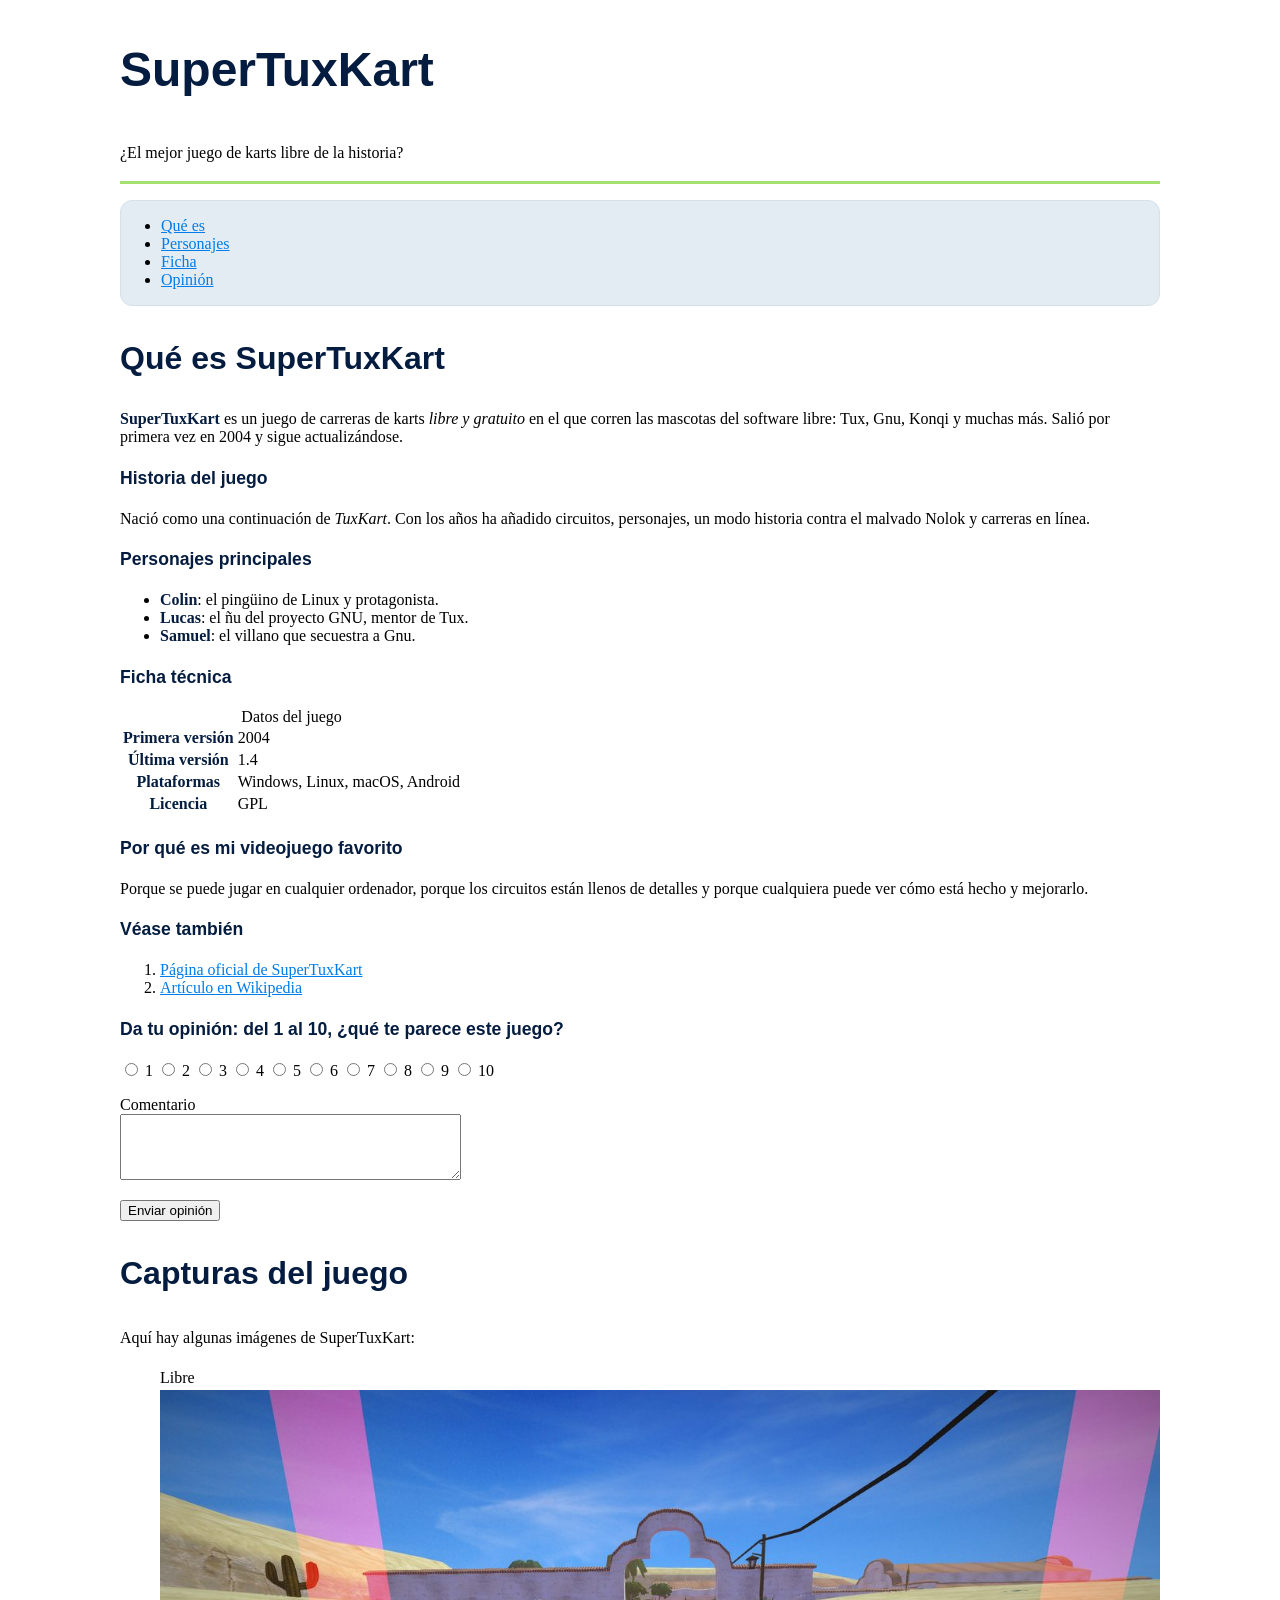
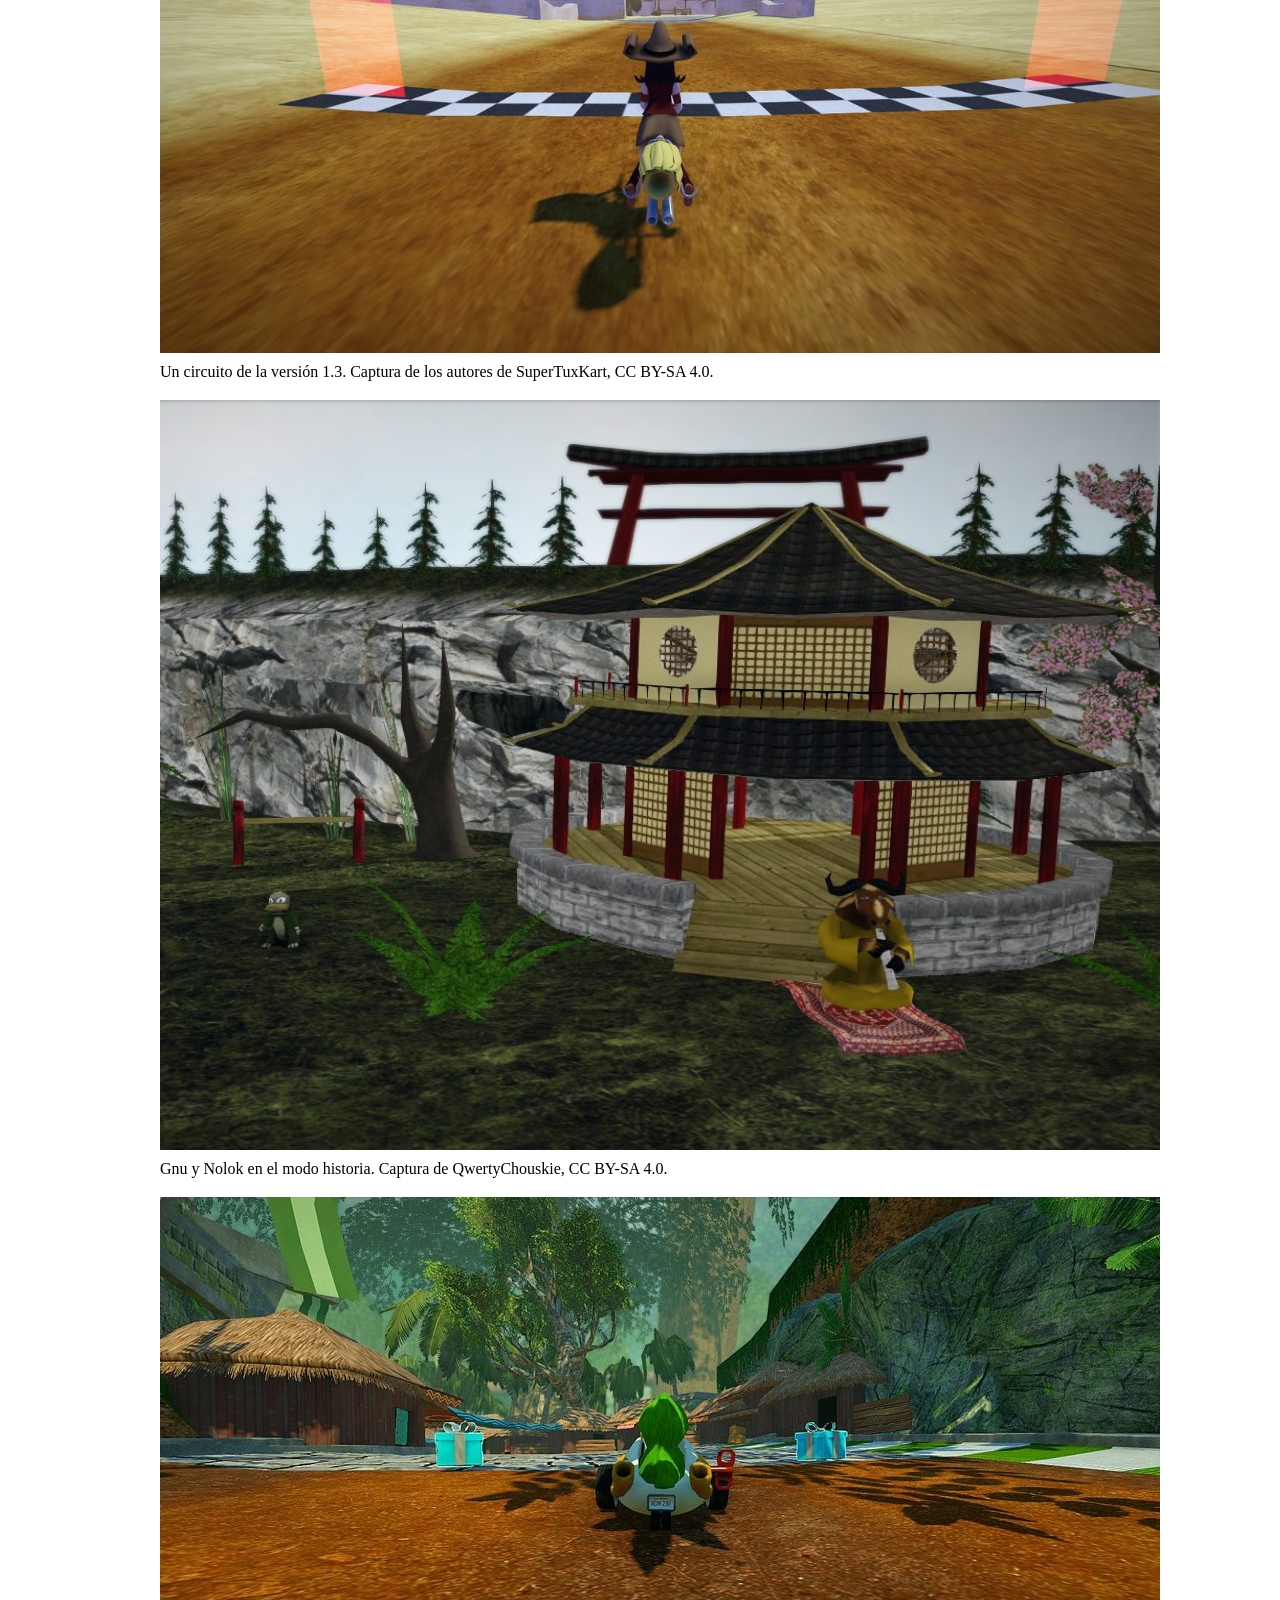
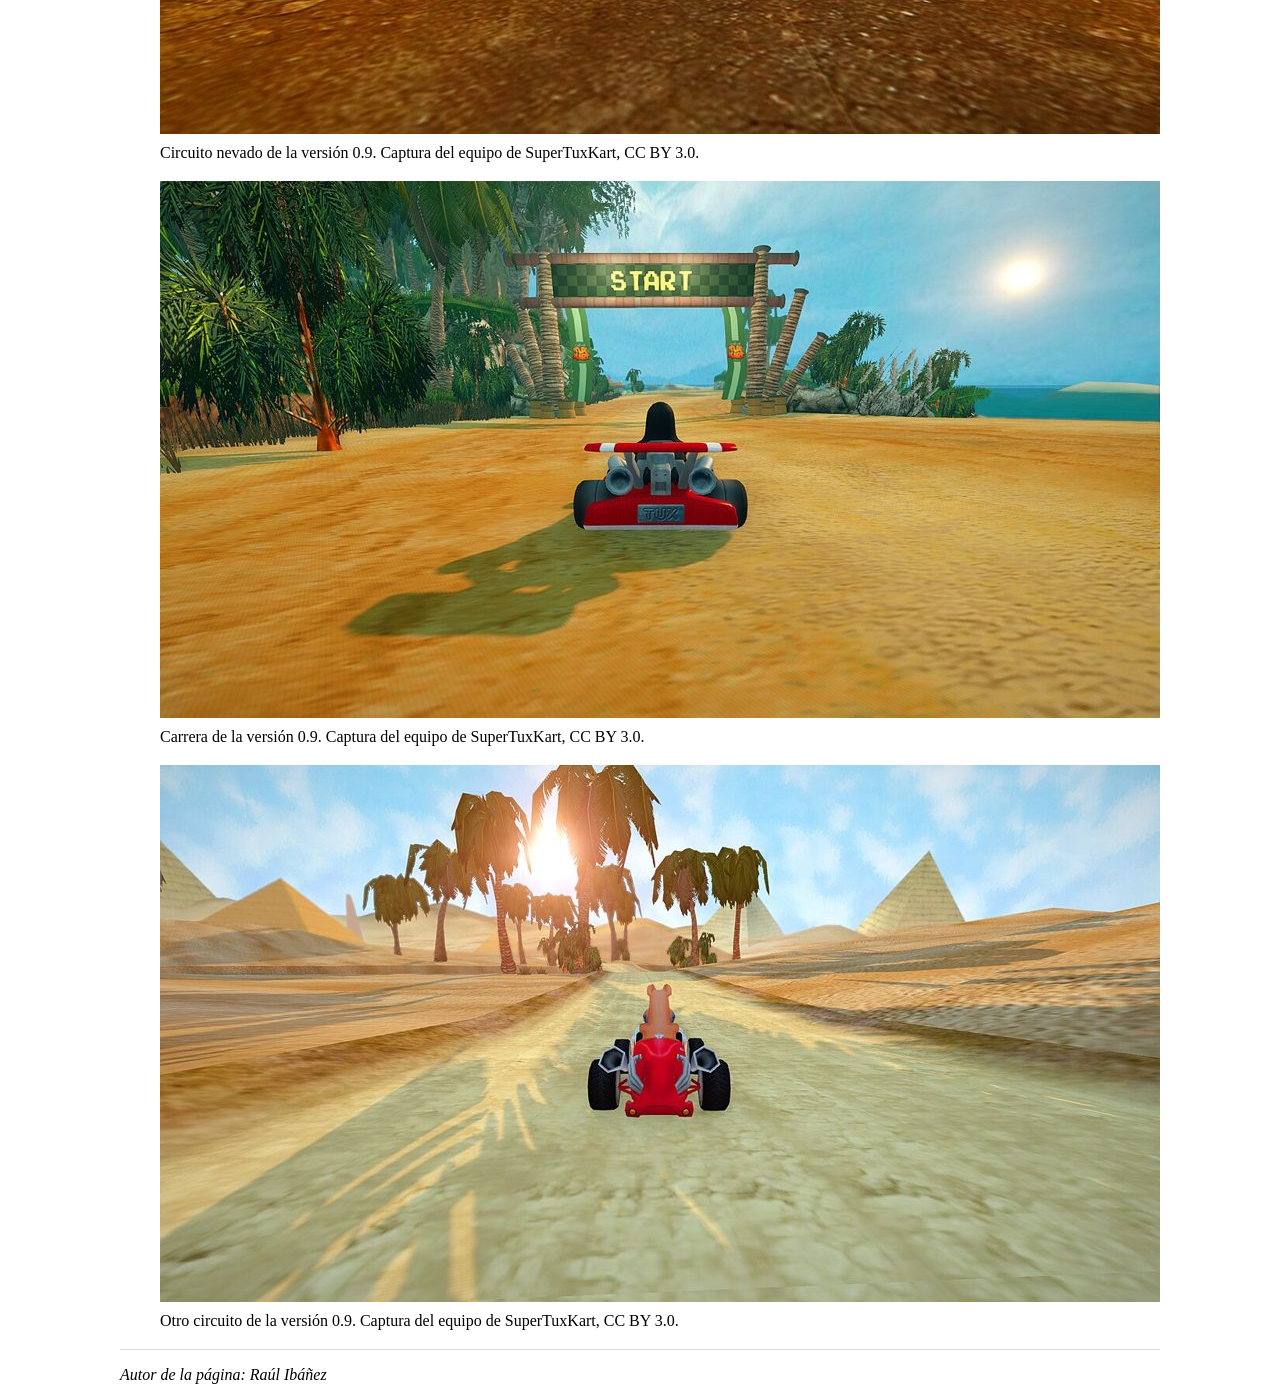
<file: ut2/parte1/index.html>
<!DOCTYPE html>
<html lang="es">
<head>
  <meta charset="utf-8">
  <meta name="viewport" content="width=device-width, initial-scale=1">
  <meta name="description" content="Página de ejemplo sobre SuperTuxKart, mi videojuego favorito">
  <meta name="author" content="Raúl Ibáñez">
  <title>SuperTuxKart, mi videojuego favorito</title>
  <link rel="stylesheet" href="style.css">
</head>
<body>
  <header>
    <h1>SuperTuxKart</h1>
    <p>¿El mejor juego de karts libre de la historia?</p>
  </header>

  <nav>
    <ul>
      <li><a href="#que-es">Qué es</a></li>
      <li><a href="#personajes">Personajes</a></li>
      <li><a href="#ficha">Ficha</a></li>
      <li><a href="#opinion">Opinión</a></li>
    </ul>
  </nav>

  <main>
    <h2 id="que-es">Qué es SuperTuxKart</h2>
    <p><strong>SuperTuxKart</strong> es un juego de carreras de karts <em>libre y gratuito</em> en el que corren las mascotas del software libre: Tux, Gnu, Konqi y muchas más. Salió por primera vez en 2004 y sigue actualizándose.</p>

    <h3>Historia del juego</h3>
    <p>Nació como una continuación de <em>TuxKart</em>. Con los años ha añadido circuitos, personajes, un modo historia contra el malvado Nolok y carreras en línea.</p>

    <h3 id="personajes">Personajes principales</h3>
    <ul>
      <li><strong>Colin</strong>: el pingüino de Linux y protagonista.</li>
      <li><strong>Lucas</strong>: el ñu del proyecto GNU, mentor de Tux.</li>
      <li><strong>Samuel</strong>: el villano que secuestra a Gnu.</li>
    </ul>

    <h3 id="ficha">Ficha técnica</h3>
    <table>
      <caption>Datos del juego</caption>
      <tr><th>Primera versión</th><td>2004</td></tr>
      <tr><th>Última versión</th><td>1.4</td></tr>
      <tr><th>Plataformas</th><td>Windows, Linux, macOS, Android</td></tr>
      <tr><th>Licencia</th><td>GPL</td></tr>
    </table>

    <h3>Por qué es mi videojuego favorito</h3>
    <p>Porque se puede jugar en cualquier ordenador, porque los circuitos están llenos de detalles y porque cualquiera puede ver cómo está hecho y mejorarlo.</p>

    <h3>Véase también</h3>
    <ol>
      <li><a href="https://supertuxkart.net/">Página oficial de SuperTuxKart</a></li>
      <li><a href="https://es.wikipedia.org/wiki/SuperTuxKart">Artículo en Wikipedia</a></li>
    </ol>

    <h3 id="opinion">Da tu opinión: del 1 al 10, ¿qué te parece este juego?</h3>
    <form action="https://webhook.site/" method="post">
      <p class="notas">
        <label><input type="radio" name="nota" value="1"> 1</label>
        <label><input type="radio" name="nota" value="2"> 2</label>
        <label><input type="radio" name="nota" value="3"> 3</label>
        <label><input type="radio" name="nota" value="4"> 4</label>
        <label><input type="radio" name="nota" value="5"> 5</label>
        <label><input type="radio" name="nota" value="6"> 6</label>
        <label><input type="radio" name="nota" value="7"> 7</label>
        <label><input type="radio" name="nota" value="8"> 8</label>
        <label><input type="radio" name="nota" value="9"> 9</label>
        <label><input type="radio" name="nota" value="10"> 10</label>
      </p>
      <p>
        <label for="comentario">Comentario</label><br>
        <textarea id="comentario" name="comentario" rows="4" cols="40"></textarea>
      </p>
      <p><button type="submit">Enviar opinión</button></p>
    </form>
  </main>

  <aside>
    <h2>Capturas del juego</h2>
    <p>Aquí hay algunas imágenes de SuperTuxKart:</p>
    <div class="galeria">
      <figure class="destacada">
        <span class="etiqueta">Libre</span>
        <img src="img/stk1.jpg" alt="Un kart en un circuito desértico de SuperTuxKart" width="1000" height="563">
        <figcaption>Un circuito de la versión 1.3. Captura de los autores de SuperTuxKart, CC BY-SA 4.0.</figcaption>
      </figure>
      <figure>
        <img src="img/stk2.jpg" alt="Gnu y Nolok delante de un templo en el modo historia" width="1000" height="750">
        <figcaption>Gnu y Nolok en el modo historia. Captura de QwertyChouskie, CC BY-SA 4.0.</figcaption>
      </figure>
      <figure>
        <img src="img/stk3.jpg" alt="Carrera en un circuito nevado" width="1000" height="537">
        <figcaption>Circuito nevado de la versión 0.9. Captura del equipo de SuperTuxKart, CC BY 3.0.</figcaption>
      </figure>
      <figure>
        <img src="img/stk4.jpg" alt="Karts en una carrera junto a un lago" width="1000" height="537">
        <figcaption>Carrera de la versión 0.9. Captura del equipo de SuperTuxKart, CC BY 3.0.</figcaption>
      </figure>
      <figure>
        <img src="img/stk5.jpg" alt="Un kart saltando en un circuito de la versión 0.9" width="1000" height="537">
        <figcaption>Otro circuito de la versión 0.9. Captura del equipo de SuperTuxKart, CC BY 3.0.</figcaption>
      </figure>
    </div>
  </aside>

  <footer>
    <p><em>Autor de la página: Raúl Ibáñez</em></p>
  </footer>
</body>
</html>
</file>
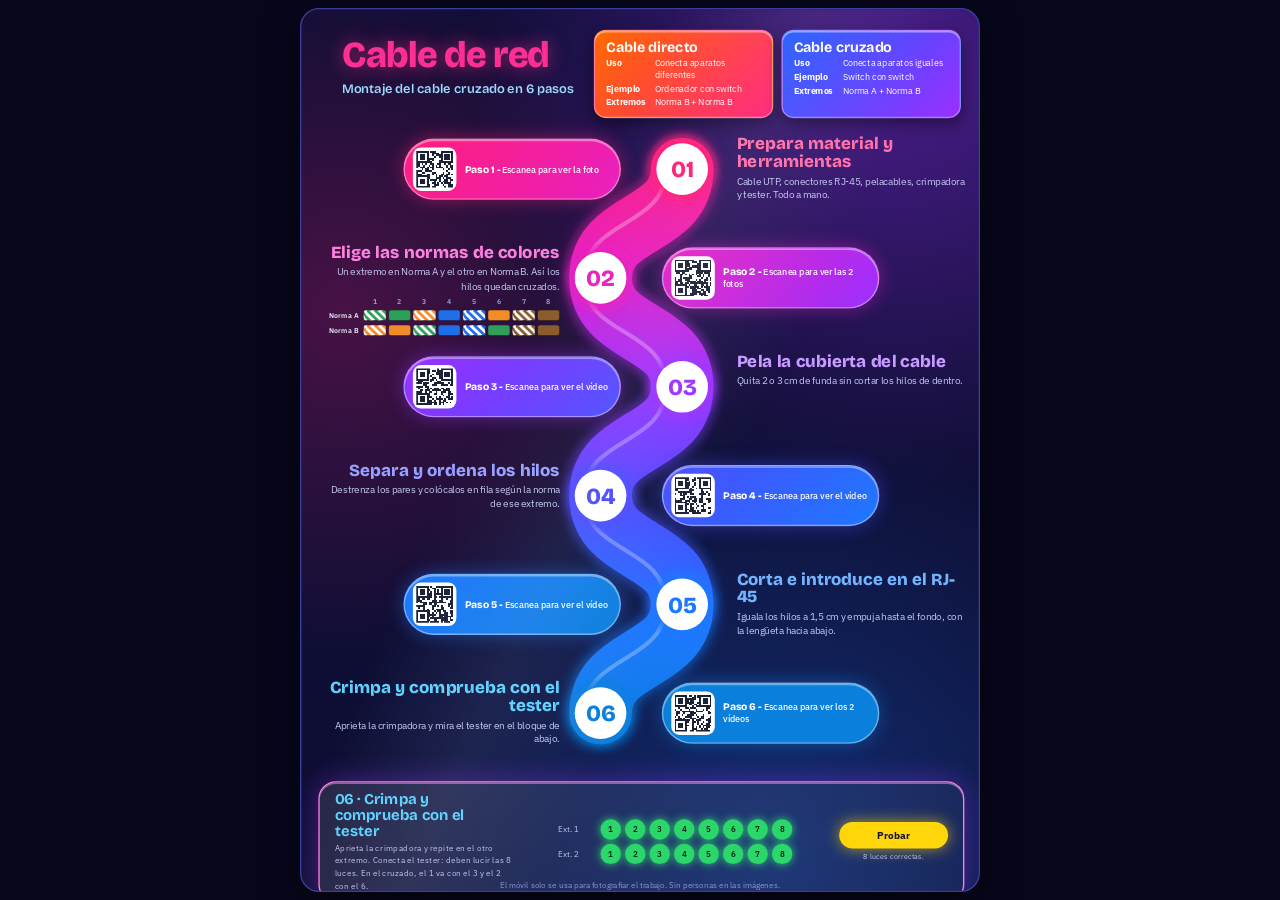
<file: Póster interactivo_ cable cruzado, multimedia por paso.html>
<!DOCTYPE html>
<html lang="es">
<head>
<meta charset="utf-8">
<meta name="viewport" content="width=device-width, initial-scale=1, viewport-fit=cover">
<title>Póster: montaje del cable cruzado en 6 pasos</title>
<link href="https://fonts.googleapis.com/css2?family=Bricolage+Grotesque:wght@600;800&family=IBM+Plex+Sans:wght@400;500;600&display=swap" rel="stylesheet">
<style>
:root{--head:'Bricolage Grotesque','Trebuchet MS',sans-serif;--body:'IBM Plex Sans','Segoe UI',Arial,sans-serif;--green:#2BD66B;
 box-sizing:border-box;padding-top:env(safe-area-inset-top,0px);padding-bottom:env(safe-area-inset-bottom,0px)}
*{box-sizing:border-box}
html{scroll-padding-top:env(safe-area-inset-top,0px)}
body{margin:0;background:#07071C;color:#EEF0FF;font:400 14px/1.45 var(--body)}
:focus-visible{outline:3px solid #7FD0FF;outline-offset:3px;border-radius:12px}
#wrap{margin:8px auto}
.stage{position:relative;width:1000px;height:1300px;border-radius:28px;transform-origin:top left;overflow:hidden;border:2px solid #3A3F9E;box-shadow:0 14px 50px rgba(0,0,0,.6);
 background:radial-gradient(circle at 88% 6%,rgba(155,48,255,.42),transparent 42%),radial-gradient(circle at 6% 34%,rgba(255,31,122,.24),transparent 40%),radial-gradient(circle at 70% 96%,rgba(30,120,255,.3),transparent 46%),#0E0E34}
.stage::after{content:"";position:absolute;inset:0;background:linear-gradient(115deg,transparent 34%,rgba(255,255,255,.06) 47%,transparent 60%);pointer-events:none}
h1,h2,h3{font-family:var(--head);margin:0;line-height:1.05}
.head{position:absolute;left:60px;top:40px;width:360px}
.head h1{font-size:54px;font-weight:800;letter-spacing:-.02em;color:#FF2E93;text-shadow:0 0 26px rgba(255,46,147,.6)}
.head p{margin:8px 0 0;font:600 19px var(--head);color:#9FD8FF}
.defs{position:absolute;left:430px;top:30px;width:540px;display:grid;grid-template-columns:1fr 1fr;gap:12px}
.df{border-radius:18px;padding:12px 16px;color:#fff;border:2px solid rgba(255,255,255,.35);box-shadow:0 8px 22px rgba(0,0,0,.45),inset 0 2px 0 rgba(255,255,255,.45)}
.df h2{font-size:21px;margin-bottom:6px}
.df dl{margin:0;display:grid;grid-template-columns:64px 1fr;gap:3px 8px;font-size:13px;line-height:1.3}
.df dt{font-weight:800}.df dd{margin:0}
.snake{position:absolute;inset:0;width:1000px;height:1300px;pointer-events:none}
#path,#path0,#path3{stroke-dasharray:1;stroke-dashoffset:1;animation:draw 1.8s cubic-bezier(.5,0,.2,1) .1s forwards}
@keyframes draw{to{stroke-dashoffset:0}}
.nd{opacity:0;transform:scale(.3);transform-box:fill-box;transform-origin:center;animation:pop .5s cubic-bezier(.2,1.5,.4,1) forwards;animation-delay:var(--d)}
@keyframes pop{to{opacity:1;transform:none}}
.halo{animation:pulse 2.8s ease-in-out infinite}
@keyframes pulse{50%{opacity:.5}}
.rev{opacity:0;transform:translateY(14px);animation:up .6s ease-out forwards;animation-delay:var(--d)}
@keyframes up{to{opacity:1;transform:none}}
.step{display:contents}
.tx{position:absolute;width:340px}
.tx h3{font-size:25px;font-weight:800;margin-bottom:5px}
.tx p{margin:0;color:#C3C8F2}
.tx.l{text-align:right}
.mnum{display:none}
.chips{display:grid;grid-template-columns:48px repeat(8,1fr);gap:3px;align-items:center;margin-top:6px;font:600 11px var(--body);text-align:left}
.chip{height:16px;border-radius:4px;border:1px solid rgba(0,0,0,.4)}
.chips .n{text-align:center;font-size:10px;color:#9AA3E0}
.pill{position:absolute;width:320px;height:90px;border-radius:46px;border:2px solid rgba(255,255,255,.4);color:#fff;display:flex;align-items:center;gap:12px;padding:0 16px 0 12px;cursor:pointer;text-align:left;font:500 13px/1.3 var(--body);transition:transform .3s}
.pill:hover,.pill:focus-visible{transform:translateY(-4px) scale(1.03)}
.pill b{font:800 15px var(--head)}
.code{position:relative;flex:none;width:64px;height:64px;background:#fff;border-radius:12px;padding:5px;overflow:hidden}
.code svg{width:100%;height:100%;display:block}
.code::after{content:"";position:absolute;left:0;right:0;height:3px;background:#1E78FF;box-shadow:0 0 8px #1E78FF;top:-4px;opacity:0}
.pill:hover .code::after,.pill:focus-visible .code::after{opacity:1;animation:scan 1s linear infinite}
@keyframes scan{to{top:100%}}
.tst{position:absolute;left:25px;top:1135px;width:950px;display:grid;grid-template-columns:260px 1fr 160px;gap:18px;align-items:center;padding:14px 22px;border:2px solid #FF7FE0;border-radius:26px;background:linear-gradient(135deg,rgba(255,255,255,.1),rgba(255,255,255,.03));box-shadow:0 0 40px rgba(155,48,255,.4),inset 0 2px 0 rgba(255,255,255,.35)}
.tst h3{font-size:22px;color:#5CD0FF;margin-bottom:4px}
.tst p{margin:0;font-size:12.5px;color:#C3C8F2}
.leds{display:grid;grid-template-columns:56px repeat(8,30px);gap:6px 6px;justify-content:center;align-items:center;font-size:12px;color:#C3C8F2}
.led{width:30px;height:30px;border-radius:50%;background:#2D3170;display:grid;place-items:center;font:600 12px var(--body);color:#B9BFF0;transition:background .15s,box-shadow .15s,color .15s}
.led.on{background:var(--green);color:#05200F;box-shadow:0 0 12px var(--green)}
.tb{display:flex;flex-direction:column;gap:6px;text-align:center}
.tb button{font:700 15px var(--body);background:#FFD60A;color:#12123A;border:0;border-radius:999px;padding:10px 16px;cursor:pointer;box-shadow:0 0 22px rgba(255,214,10,.65);transition:transform .2s,box-shadow .2s}
.tb button:hover{transform:scale(1.06);box-shadow:0 0 34px rgba(255,214,10,.95)}
.tb output{font-size:11px;color:#C3C8F2;line-height:1.25}
.foot{position:absolute;left:0;right:0;top:1268px;text-align:center;font-size:11.5px;color:#8E97D8}
.mw{position:absolute;inset:0;z-index:30;display:none;padding:36px;background:rgba(5,5,25,.8)}
.mw.open{display:flex}
.modal{flex:1;display:flex;flex-direction:column;min-width:0;border-radius:30px;overflow:hidden;background:linear-gradient(160deg,#16206f,#0E0E34 72%);border:3px solid #FF7FE0;box-shadow:0 0 60px rgba(155,48,255,.6);animation:dpop .35s cubic-bezier(.2,1.3,.4,1)}
@keyframes dpop{from{transform:scale(.85) translateY(40px);opacity:0}}
.mh{display:flex;align-items:center;gap:16px;padding:22px 30px 10px}
.mh h2{font-size:34px;flex:1;color:#fff}
.badge{font:700 20px var(--body);border-radius:999px;padding:6px 18px;background:#FF2E93;color:#fff}
.mc{width:60px;height:60px;border-radius:50%;border:0;background:#fff;color:#16206f;font-size:28px;cursor:pointer;flex:none}
.mb{flex:1;display:flex;flex-direction:column;gap:18px;padding:10px 30px 28px;min-height:0}
.mview{position:relative;border-radius:22px;overflow:hidden;background:linear-gradient(160deg,#FF1F7A,#16206f 75%);aspect-ratio:4/3;width:100%}
.mview svg{width:100%;height:100%;display:block}
.stamp{position:absolute;top:16px;left:16px;background:rgba(5,5,25,.7);padding:6px 14px;border-radius:10px;font:700 18px var(--body)}
.mview .sub{position:absolute;left:18px;right:18px;bottom:18px;background:rgba(5,5,25,.75);border-radius:14px;padding:10px 16px;font-size:30px;text-align:center;line-height:1.2}
.cos{list-style:none;margin:0;padding:0;display:grid;gap:14px}
.cos li{display:flex;gap:18px;align-items:center;font-size:30px;line-height:1.2}
.cos b{flex:none;width:52px;height:52px;border-radius:50%;background:#fff;color:#16206f;display:grid;place-items:center;font:800 26px var(--head)}
.mvc{display:flex;align-items:center;gap:20px}
.mvc button{width:72px;height:72px;border-radius:50%;border:0;background:#fff;color:#16206f;font-size:30px;cursor:pointer;flex:none}
.pbar{flex:1;height:12px;background:rgba(255,255,255,.25);border-radius:6px;overflow:hidden}
.pbar i{display:block;height:100%;width:0;background:var(--green)}
.mvc span{font-size:24px;min-width:140px;text-align:right}
[hidden]{display:none!important}
.mview img,.mview video{width:100%;height:100%;object-fit:cover;display:block}
.mgrid{display:grid;gap:20px}.mgrid.one{grid-template-columns:1fr}.mgrid.two{grid-template-columns:1fr 1fr}
.two .mview{aspect-ratio:5/6}
.fr{margin:0;min-width:0}
.fr figcaption{font:800 30px var(--head);margin-top:12px;text-align:center;color:#fff}
.fr figcaption small{display:block;font:400 22px var(--body);color:#C3C8F2;margin-top:4px}
.fr .mvc{margin-top:14px}
.two .mvc{gap:12px}.two .mvc button{width:56px;height:56px;font-size:24px}.two .mvc span{font-size:20px;min-width:104px}
.anim .bl{animation:bl 1.2s ease-in-out infinite}
@keyframes bl{50%{opacity:.2}}
.mscan{flex:1;display:flex;flex-direction:column;align-items:center;justify-content:center;gap:24px;font-size:30px}
.mframe{width:280px;height:280px;border:5px solid #fff;border-radius:28px;position:relative;overflow:hidden}
.mframe::after{content:"";position:absolute;left:0;right:0;height:4px;background:var(--green);box-shadow:0 0 14px var(--green);animation:scan 1s linear infinite}
.mv{transform-box:fill-box}
.anim .mv{animation:mv 1.1s ease-in-out infinite alternate}
@keyframes mv{to{transform:translate(12px,-7px)}}
@media (max-width:759px){
 .mw{position:fixed;padding:10px}
 .mh{padding:14px 16px 8px;gap:10px}.mh h2{font-size:20px}.badge{font-size:14px;padding:4px 12px}
 .mc{width:44px;height:44px;font-size:20px}
 .mb{padding:8px 16px 20px;overflow:auto;gap:12px}
 .cos li{font-size:17px;gap:12px}.cos b{width:36px;height:36px;font-size:18px}
 .mview .sub{font-size:16px;left:8px;right:8px;bottom:8px;padding:6px 10px}.stamp{font-size:12px;top:8px;left:8px}
 .mvc{gap:12px}.mvc button{width:48px;height:48px;font-size:20px}.mvc span{font-size:14px;min-width:90px}.pbar{height:8px}
 .mgrid.two{grid-template-columns:1fr}.two .mview{aspect-ratio:4/3}.fr figcaption{font-size:20px}.fr figcaption small{font-size:15px}
 .mscan{font-size:18px}.mframe{width:180px;height:180px}
}
@media (max-width:759px){
 #wrap{width:auto!important;height:auto!important;margin:0}
 .stage{width:auto;height:auto;transform:none!important;border-radius:0;padding:24px 18px 36px}
 .snake{display:none}
 .head,.defs,.tx,.pill,.tst,.foot{position:static;width:auto}
 .head h1{font-size:42px}.defs{margin:14px 0 24px;grid-template-columns:1fr}
 .step{display:block;border-left:6px solid var(--c);padding:0 0 26px 16px}
 .tx,.tx.l{text-align:left}
 .mnum{display:inline-grid;place-items:center;width:36px;height:36px;border-radius:50%;background:#fff;color:var(--c);font:800 17px var(--head);margin-bottom:6px;box-shadow:0 0 18px var(--c)}
 .pill{margin-top:12px;width:100%;max-width:340px}
 .tst{grid-template-columns:1fr;margin-top:6px}
 .leds{grid-template-columns:48px repeat(8,minmax(0,1fr));justify-content:stretch}
 .led{width:auto;height:auto;aspect-ratio:1}
 .foot{margin-top:16px}
}
@media (prefers-reduced-motion:reduce){*{animation:none!important;transition:none!important}#path,#path0,#path3{stroke-dashoffset:0}.nd,.rev{opacity:1;transform:none}}
</style>
</head>
<body>
<div id="wrap"><main class="stage" id="stage">
  <svg class="snake" id="snake" viewBox="0 0 1000 1300" aria-hidden="true"></svg>
  <header class="head rev" style="--d:.1s"><h1>Cable de red</h1><p>Montaje del cable cruzado en 6 pasos</p></header>
  <section class="defs rev" style="--d:.3s" aria-label="Tipos de cable">
    <article class="df" style="background:linear-gradient(135deg,#FF6A00,#FF1F7A)"><h2>Cable directo</h2><dl><dt>Uso</dt><dd>Conecta aparatos diferentes</dd><dt>Ejemplo</dt><dd>Ordenador con switch</dd><dt>Extremos</dt><dd>Norma B + Norma B</dd></dl></article>
    <article class="df" style="background:linear-gradient(135deg,#1E5BFF,#9B30FF)"><h2>Cable cruzado</h2><dl><dt>Uso</dt><dd>Conecta aparatos iguales</dd><dt>Ejemplo</dt><dd>Switch con switch</dd><dt>Extremos</dt><dd>Norma A + Norma B</dd></dl></article>
  </section>
  <section class="tst rev" style="--d:2.4s" aria-label="Paso 6: comprobación con el tester">
    <div><h3>06 · Crimpa y comprueba con el tester</h3><p>Aprieta la crimpadora y repite en el otro extremo. Conecta el tester: deben lucir las 8 luces. En el cruzado, el 1 va con el 3 y el 2 con el 6.</p></div>
    <div class="leds" id="leds" aria-hidden="true"></div>
    <div class="tb"><button id="test">Probar</button><output id="res" aria-live="polite">8 luces correctas.</output></div>
  </section>
  <div class="mw" id="mw"><div class="modal" role="dialog" aria-modal="true" aria-labelledby="mt">
    <div class="mh"><h2 id="mt"></h2><span class="badge" id="mbadge"></span><button class="mc" id="mclose" aria-label="Cerrar">✕</button></div>
    <div class="mb" id="mbody"></div>
  </div></div>
  <p class="foot">El móvil solo se usa para fotografiar el trabajo. Sin personas en las imágenes.</p>
</main></div>



<script>
/* ===== CONFIGURACIÓN MULTIMEDIA =====
   Para usar tus propios archivos, escribe la ruta en "src" (ej.: 'img/paso1.jpg' o 'video/paso3.mp4').
   Mientras "src" esté vacío se muestra una ilustración (foto) o un vídeo simulado de prueba.
   tipo: 'foto' (1 foto) · 'doble-foto' (2 fotos) · 'video' (1 vídeo) · 'doble-video' (2 vídeos) */
const MEDIA=[
 {tipo:'foto',items:[{src:'',alt:'Material y herramientas para el cable',titulo:'Material y herramientas'}]},
 {tipo:'doble-foto',items:[{src:'',alt:'Hilos en orden Norma A',titulo:'Norma A',nota:'Extremo 1'},{src:'',alt:'Hilos en orden Norma B',titulo:'Norma B',nota:'Extremo 2'}]},
 {tipo:'video',items:[{src:'',titulo:'Pelar la cubierta',subs:['Marca 2 o 3 cm desde la punta','Gira el pelacables con suavidad','Retira la funda: ya ves los 8 hilos']}]},
 {tipo:'video',items:[{src:'',titulo:'Separar y ordenar los hilos',subs:['Destrenza los 4 pares','Estira los hilos con los dedos','Ordénalos del 1 al 8']}]},
 {tipo:'video',items:[{src:'',titulo:'Cortar e introducir en el RJ-45',subs:['Corta los hilos en línea recta','Coloca la lengüeta hacia abajo','Empuja hasta que toquen el fondo']}]},
 {tipo:'doble-video',items:[{src:'',titulo:'Crimpado',nota:'Fijar el conector',subs:['Mete el conector en la crimpadora','Aprieta con fuerza hasta el final','Retira el conector crimpado']},{src:'',titulo:'Tester',nota:'Comprobar el cable',subs:['Conecta cada extremo al tester','Enciende el tester','Deben lucir las 8 luces']}]}
];
const $=s=>document.querySelector(s),NS='http://www.w3.org/2000/svg';
const COL=['#FF1F7A','#E81FC0','#9B30FF','#4B4BFF','#1E78FF','#0A7FDC'],COLT=['#FF6FA8','#FF7FE0','#C79BFF','#97A0FF','#74B4FF','#5CD0FF'];
const Cc={wo:['#fff','#F28C28'],o:['#F28C28'],wg:['#fff','#2E9E5B'],g:['#2E9E5B'],bl:['#1F6FEB'],wb:['#fff','#1F6FEB'],wm:['#fff','#8B5A2B'],m:['#8B5A2B']};
const NA=['wg','g','wo','bl','wb','o','wm','m'],NB=['wo','o','wg','bl','wb','g','wm','m'];
const bg=k=>{const c=Cc[k];return c.length>1?`repeating-linear-gradient(45deg,${c[0]} 0 4px,${c[1]} 4px 8px)`:c[0]};
const strip=(n,a)=>`<div class="chips"><span>Norma ${n}</span>${a.map(k=>`<i class="chip" style="background:${bg(k)}"></i>`).join('')}</div>`;
const nums='<div class="chips"><span></span>'+[1,2,3,4,5,6,7,8].map(i=>`<span class="n">${i}</span>`).join('')+'</div>';

/* Escenas ilustrativas (foto y vídeo simulados, sin archivos externos) */
const wr=(a,x,y,w,h,cls='')=>a.map((k,i)=>{const c=Cc[k],X=x+i*w;return `<g class="${cls}"><rect x="${X}" y="${y}" width="${w-3}" height="${h}" rx="3" fill="${c[0]}"/>${c[1]?`<rect x="${X+(w-3)*.28}" y="${y}" width="${(w-3)*.44}" height="${h}" fill="${c[1]}"/>`:''}</g>`}).join('');
const lg=(x,y)=>[...Array(8)].map((_,i)=>`<circle cx="${x+i*11}" cy="${y}" r="4" fill="#2BD66B"/>`).join('');
const SC=[
 `<circle cx="62" cy="96" r="40" fill="none" stroke="#5CD0FF" stroke-width="11"/><circle cx="62" cy="96" r="19" fill="none" stroke="#5CD0FF" stroke-width="8"/><rect class="mv" x="120" y="52" width="46" height="34" rx="5" fill="#DDE6F2"/><path d="M127 86v9m8-9v9m8-9v9m8-9v9" stroke="#D4AF37" stroke-width="3"/><rect x="152" y="104" width="76" height="46" rx="8" fill="#0B0B22" stroke="#9FD8FF" stroke-width="2"/>${lg(160,127)}<path d="M118 150l24-34m-6 38l30-26" stroke="#FFD60A" stroke-width="9" stroke-linecap="round"/>`,
 `<text x="16" y="42" fill="#fff" font-size="15" font-weight="800">Norma A</text>${wr(NA,20,50,25,34)}<text x="16" y="116" fill="#fff" font-size="15" font-weight="800">Norma B</text>${wr(NB,20,124,25,34,'mv')}`,
 `<rect x="14" y="68" width="100" height="44" rx="22" fill="#8892B0"/><rect x="92" y="72" width="26" height="36" rx="8" fill="#6E7798"/>${NB.map((k,i)=>`<path class="mv" d="M118 ${76+i*4.3}C150 ${70+i*5} 170 ${46+i*11} 226 ${40+i*13}" fill="none" stroke="${Cc[k][1]||Cc[k][0]}" stroke-width="4" stroke-linecap="round"/>`).join('')}<path class="mv" d="M70 40l30 26" stroke="#fff" stroke-width="7" stroke-linecap="round"/>`,
 `${wr(NA,22,56,25,78)}<path d="M18 46h208" stroke="#fff" stroke-width="3" stroke-dasharray="6 5"/>${[1,2,3,4,5,6,7,8].map(i=>`<text x="${22+(i-1)*25+10}" y="156" fill="#fff" font-size="12" text-anchor="middle">${i}</text>`).join('')}<circle class="mv" cx="40" cy="30" r="9" fill="#FFD60A"/>`,
 `<rect x="120" y="42" width="102" height="96" rx="10" fill="#DDE6F2" opacity=".92"/>${[0,1,2,3,4,5,6,7].map(i=>`<rect x="${128+i*11}" y="48" width="6" height="12" fill="#D4AF37"/>`).join('')}<g class="mv">${NA.map((k,i)=>`<rect x="14" y="${54+i*10}" width="104" height="7" rx="3" fill="${Cc[k][1]||Cc[k][0]}"/>`).join('')}</g>`,
 `<g class="mv"><path d="M40 40l62 52m-8-72l-52 70" stroke="#FFD60A" stroke-width="12" stroke-linecap="round"/></g><rect x="90" y="84" width="60" height="34" rx="6" fill="#DDE6F2"/><rect x="40" y="132" width="160" height="34" rx="8" fill="#0B0B22" stroke="#9FD8FF" stroke-width="2"/>${lg(58,149)}${lg(58,149).replace(/cx="(\d+)"/g,(m,a)=>`cx="${+a+0}"`)}`
];
const S=[
 {t:'Prepara material y herramientas',p:'Cable UTP, conectores RJ-45, pelacables, crimpadora y tester. Todo a mano.',cap:'Todo el material sobre la mesa, ordenado.',v:['Reúne el cable y los conectores','Prepara pelacables y crimpadora','Deja el tester a mano']},
 {t:'Elige las normas de colores',p:'Un extremo en Norma A y el otro en Norma B. Así los hilos quedan cruzados.',x:nums+strip('A',NA)+strip('B',NB),cap:'Los dos órdenes de colores, A y B.',v:['Norma A para el extremo 1','Norma B para el extremo 2','Los hilos 1 y 3, y 2 y 6, se cruzan']},
 {t:'Pela la cubierta del cable',p:'Quita 2 o 3 cm de funda sin cortar los hilos de dentro.',cap:'La funda retirada y los 8 hilos a la vista.',v:['Marca 2 o 3 cm desde la punta','Gira el pelacables con suavidad','Retira la funda: ya ves los 8 hilos']},
 {t:'Separa y ordena los hilos',p:'Destrenza los pares y colócalos en fila según la norma de ese extremo.',cap:'Los 8 hilos en fila, en el orden de la norma.',v:['Destrenza los 4 pares','Estira los hilos con los dedos','Ordénalos del 1 al 8']},
 {t:'Corta e introduce en el RJ-45',p:'Iguala los hilos a 1,5 cm y empuja hasta el fondo, con la lengüeta hacia abajo.',cap:'Los hilos llegan hasta el fondo del conector.',v:['Corta los hilos en línea recta','Coloca la lengüeta hacia abajo','Empuja hasta que toquen el fondo']},
 {t:'Crimpa y comprueba con el tester',p:'Aprieta la crimpadora y mira el tester en el bloque de abajo.',cap:'El tester con las luces del 1 al 8.',v:['Mete el conector en la crimpadora','Aprieta con fuerza hasta el final','Prueba: deben lucir las 8 luces']}
];
const LAB={foto:'la foto','doble-foto':'las 2 fotos',video:'el vídeo','doble-video':'los 2 vídeos'},BAD={foto:'Foto','doble-foto':'2 fotos',video:'Vídeo','doble-video':'2 vídeos'};
const Y=i=>235+i*160,X=i=>i%2?440:560;

/* Serpiente */
const svg=$('#snake'),mk=(n,a,p)=>{const e=document.createElementNS(NS,n);for(const k in a)e.setAttribute(k,a[k]);(p||svg).appendChild(e);return e};
const defs=mk('defs',{}),gr=mk('linearGradient',{id:'gr',gradientUnits:'userSpaceOnUse',x1:0,y1:190,x2:0,y2:1085},defs);
COL.forEach((c,i)=>mk('stop',{offset:i/5,'stop-color':c},gr));
mk('feGaussianBlur',{stdDeviation:8},mk('filter',{id:'glow',x:'-60%',y:'-60%',width:'220%',height:'220%'},defs));
let d=`M${X(0)} ${Y(0)}`;for(let i=1;i<6;i++)d+=` C ${X(i-1)} ${Y(i-1)+88}, ${X(i)} ${Y(i)-88}, ${X(i)} ${Y(i)}`;
mk('path',{id:'path0',d,pathLength:1,fill:'none',stroke:'url(#gr)','stroke-opacity':.5,'stroke-width':104,'stroke-linecap':'round',filter:'url(#glow)'});
mk('path',{id:'path',d,pathLength:1,fill:'none',stroke:'url(#gr)','stroke-width':92,'stroke-linecap':'round','stroke-linejoin':'round'});
mk('path',{id:'path3',d,pathLength:1,fill:'none',stroke:'#fff','stroke-opacity':.28,'stroke-width':6,'stroke-linecap':'round',transform:'translate(-24 0)'});
S.forEach((s,i)=>{const n=mk('g',{class:'nd',style:`--d:${.7+i*.28}s`});
  mk('circle',{cx:X(i),cy:Y(i),r:46,fill:COL[i],filter:'url(#glow)',class:'halo'},n);
  mk('circle',{cx:X(i),cy:Y(i),r:38,fill:'#fff'},n);
  mk('text',{x:X(i),y:Y(i)+12,'text-anchor':'middle','font-size':34,'font-weight':800,fill:COL[i],'font-family':'Bricolage Grotesque,Trebuchet MS,sans-serif'},n).textContent='0'+(i+1)});

/* Tarjetas */
function qr(seed){let s=seed*9301+49297,r=()=>(s=(s*9301+49297)%233280)/233280,n=21,h='';
  const E=[[0,0],[n-7,0],[0,n-7]],t=(x,y)=>E.some(([a,b])=>x>=a&&x<a+7&&y>=b&&y<b+7);
  for(let y=0;y<n;y++)for(let x=0;x<n;x++)if(!t(x,y)&&r()>.5)h+=`<rect x="${x}" y="${y}" width="1" height="1"/>`;
  E.forEach(([a,b])=>h+=`<path fill-rule="evenodd" d="M${a} ${b}h7v7h-7zM${a+1} ${b+1}v5h5v-5zM${a+2} ${b+2}h3v3h-3z"/>`);
  return `<svg viewBox="0 0 21 21" fill="#1B2236" shape-rendering="crispEdges" aria-hidden="true">${h}</svg>`}
const st=$('#stage');
S.forEach((s,i)=>{const right=i%2==0,dl=(.9+i*.28)+'s',w=document.createElement('div');w.className='step';w.style.setProperty('--c',COL[i]);
  const tx=right?640:40,pl=right?150:530;
  w.innerHTML=`<div class="tx rev ${right?'':'l'}" style="left:${tx}px;top:${Y(i)-50}px;--d:${dl}"><span class="mnum">${i+1}</span><h3 style="color:${COLT[i]}">${s.t}</h3><p>${s.p}</p>${s.x||''}</div>`+
  `<button class="pill rev" data-i="${i}" style="left:${pl}px;top:${Y(i)-45}px;background:linear-gradient(135deg,${COL[i]},${COL[Math.min(i+1,5)]});box-shadow:0 0 26px ${COL[i]}77,inset 0 2px 0 rgba(255,255,255,.4);--d:${dl}" aria-label="Ver ${LAB[MEDIA[i].tipo]} del paso ${i+1}"><span class="code">${qr(i+4)}</span><span><b>Paso ${i+1} -</b> Escanea para ver ${LAB[MEDIA[i].tipo]}</span></button>`;
  st.appendChild(w)});

/* Ajuste a póster */
const wrap=$('#wrap');
function fit(){if(innerWidth<760){wrap.style.width=wrap.style.height='';st.style.transform='';return}
  const s=Math.min(1.5,(innerWidth-16)/1000,(innerHeight-16)/1300);st.style.transform=`scale(${s})`;wrap.style.width=1000*s+'px';wrap.style.height=1300*s+'px'}
addEventListener('resize',fit);fit();

/* Tester */
$('#leds').innerHTML=['Ext. 1','Ext. 2'].map((l,r)=>`<span>${l}</span>`+[1,2,3,4,5,6,7,8].map(i=>`<span class="led on" data-${r?'r':'t'}="${i}">${i}</span>`).join('')).join('');
const T=[...document.querySelectorAll('[data-t]')],R2=[...document.querySelectorAll('[data-r]')],M=[3,6,1,4,5,2,7,8];let busy=false;
$('#test').onclick=async()=>{if(busy)return;busy=true;const w=ms=>new Promise(r=>setTimeout(r,ms));
  T.concat(R2).forEach(l=>l.classList.remove('on'));$('#res').textContent='Probando…';
  for(let i=0;i<8;i++){T[i].classList.add('on');R2[M[i]-1].classList.add('on');await w(420);T[i].classList.remove('on');R2[M[i]-1].classList.remove('on')}
  T.concat(R2).forEach(l=>l.classList.add('on'));$('#res').textContent='8 luces correctas: cable cruzado bien hecho.';busy=false};

/* Modal grande dentro del póster */
const nm=y=>[1,2,3,4,5,6,7,8].map(i=>`<text x="${22+(i-1)*25+10}" y="${y}" fill="#fff" font-size="12" text-anchor="middle">${i}</text>`).join('');
const dots=(y,n)=>[...Array(8)].map((_,i)=>`<circle class="bl" style="animation-delay:${i*.15}s" cx="${70+i*18}" cy="${y}" r="7" fill="#2BD66B"/>`).join('');
const FB=[[SC[0]],
 [`<text x="20" y="34" fill="#fff" font-size="17" font-weight="800">Norma A</text>${wr(NA,22,44,25,88)}${nm(152)}`,`<text x="20" y="34" fill="#fff" font-size="17" font-weight="800">Norma B</text>${wr(NB,22,44,25,88)}${nm(152)}`],
 [SC[2]],[SC[3]],[SC[4]],
 [`<g class="mv"><path d="M40 40l62 52m-8-72l-52 70" stroke="#FFD60A" stroke-width="12" stroke-linecap="round"/></g><rect x="90" y="84" width="60" height="34" rx="6" fill="#DDE6F2"/><path d="M50 150h140" stroke="#9FD8FF" stroke-width="4" stroke-dasharray="8 6"/>`,
  `<rect x="20" y="40" width="200" height="100" rx="12" fill="#0B0B22" stroke="#9FD8FF" stroke-width="3"/><text x="30" y="74" fill="#fff" font-size="11">Ext. 1</text><text x="30" y="114" fill="#fff" font-size="11">Ext. 2</text>${dots(70)}${dots(110)}`]];
const mw=$('#mw'),mbody=$('#mbody'),mclose=$('#mclose');let cur=0,tm,opener=null,ivs=[],vts=[];
const stopAll=()=>{ivs.forEach(clearInterval);ivs=[];vts=[]};
function openM(i,btn){stopAll();cur=i;opener=btn;$('#mt').textContent=`Paso ${i+1}: ${S[i].t}`;$('#mbadge').textContent=BAD[MEDIA[i].tipo];
  mbody.innerHTML='<div class="mscan"><div class="mframe"></div><p>Escaneando el código…</p></div>';mw.classList.add('open');mclose.focus();
  clearTimeout(tm);tm=setTimeout(showM,1200)}
function frame(it,k,vid){const src=it.src||'',sim=vid&&!src;
  return `<figure class="fr" data-k="${k}"><div class="mview">
    <svg class="fb" viewBox="0 0 240 180" ${src?'hidden':''} role="img" aria-label="${it.titulo}">${FB[cur][k]}</svg>
    ${vid?`<video src="${src}" controls playsinline ${src?'':'hidden'}></video>`:`<img src="${src}" alt="${it.alt||it.titulo}" ${src?'':'hidden'}>`}
    ${sim?`<div class="sub">${it.subs[0]}</div>`:''}<span class="stamp">${vid?'VÍDEO':'FOTO'}</span></div>
    ${sim?`<div class="mvc"><button class="play" data-k="${k}" aria-label="Pausar">⏸</button><div class="pbar"><i></i></div><span>0:00 / 0:06</span></div>`:''}
    <figcaption>${it.titulo}${it.nota?`<small>${it.nota}</small>`:''}</figcaption></figure>`}
function showM(){const m=MEDIA[cur],vid=m.tipo.includes('video'),two=m.items.length>1;
  mbody.innerHTML=`<div class="mgrid ${two?'two':'one'}">${m.items.map((it,k)=>frame(it,k,vid)).join('')}</div>`+(m.tipo=='foto'?`<ol class="cos">${S[cur].v.map((t,j)=>`<li><b>${j+1}</b>${t}</li>`).join('')}</ol>`:'');
  mbody.querySelectorAll('.fr').forEach(fr=>{const media=fr.querySelector('img,video');
    media.addEventListener('error',()=>{media.hidden=true;fr.querySelector('svg').hidden=false});
    if(vid&&!media.getAttribute('src'))playF(+fr.dataset.k)})}
function playF(k){const fr=mbody.querySelector(`.fr[data-k="${k}"]`),b=fr.querySelector('.play');if(!b)return;
  fr.querySelector('svg').classList.add('anim');b.textContent='⏸';b.setAttribute('aria-label','Pausar');vts[k]=vts[k]||0;
  ivs[k]=setInterval(()=>{vts[k]=vts[k]+.1>=6?0:vts[k]+.1;fr.querySelector('.pbar i').style.width=vts[k]/6*100+'%';
    fr.querySelector('.mvc span').textContent='0:0'+Math.floor(vts[k])+' / 0:06';fr.querySelector('.sub').textContent=MEDIA[cur].items[k].subs[Math.floor(vts[k]/2)]},100)}
function pauseF(k){const fr=mbody.querySelector(`.fr[data-k="${k}"]`),b=fr.querySelector('.play');clearInterval(ivs[k]);ivs[k]=null;
  fr.querySelector('svg').classList.remove('anim');b.textContent='▶';b.setAttribute('aria-label','Reproducir')}
mbody.addEventListener('click',e=>{const b=e.target.closest('.play');if(b){const k=+b.dataset.k;ivs[k]?pauseF(k):playF(k)}});
function closeM(){stopAll();clearTimeout(tm);mw.classList.remove('open');if(opener)opener.focus()}
document.querySelectorAll('.pill').forEach(b=>b.onclick=()=>openM(+b.dataset.i,b));
mclose.onclick=closeM;mw.addEventListener('click',e=>{if(e.target===mw)closeM()});
addEventListener('keydown',e=>{if(!mw.classList.contains('open'))return;
  if(e.key=='Escape')closeM();
  if(e.key=='Tab'){const f=[...mw.querySelectorAll('button,video[controls]:not([hidden])')];if(!f.length)return;const a=f[0],z=f[f.length-1];
    if(e.shiftKey&&document.activeElement==a){e.preventDefault();z.focus()}else if(!e.shiftKey&&document.activeElement==z){e.preventDefault();a.focus()}}});
</script>
</body>
</html>
</file>
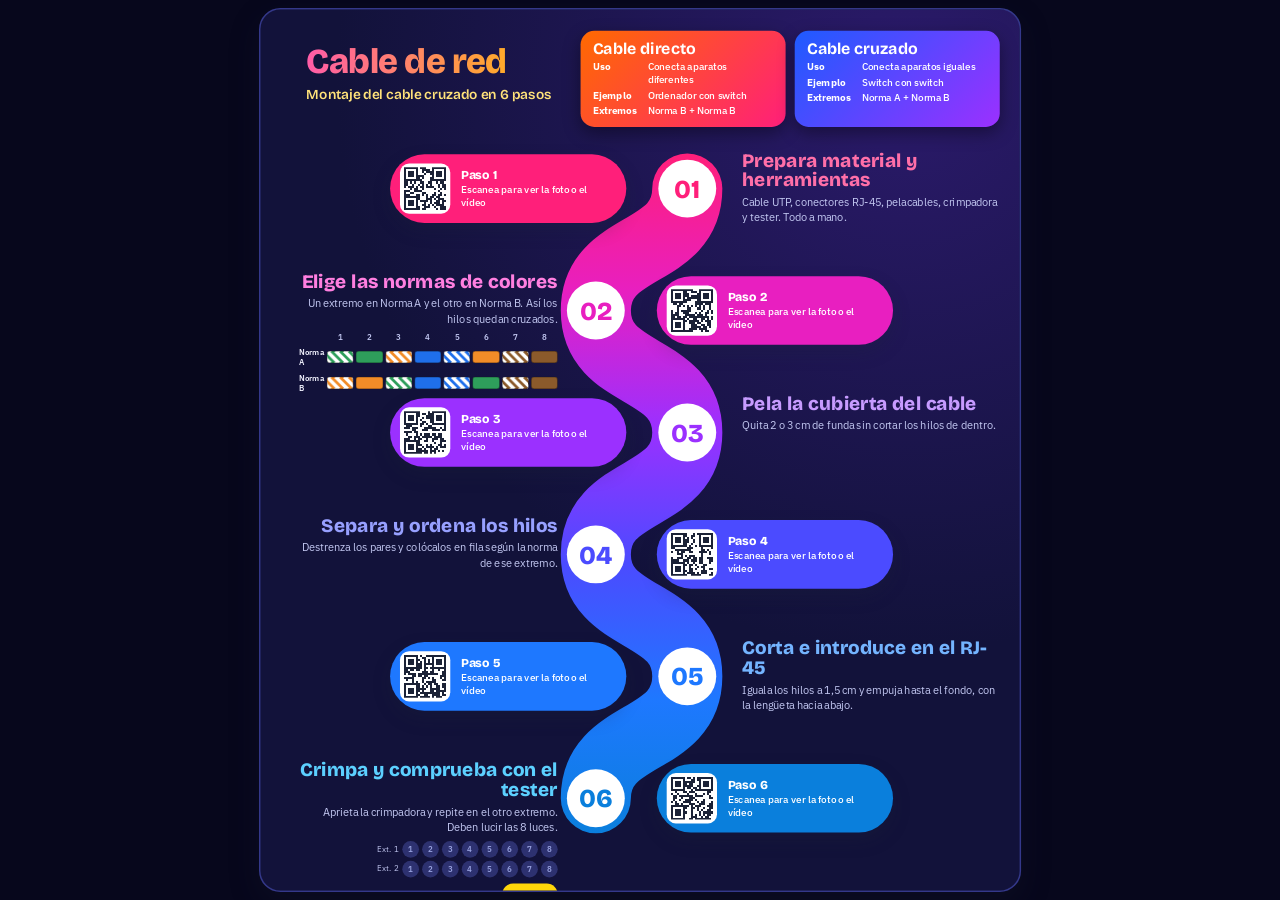
<file: Póster vibrante_ cable directo y cruzado.html>
<!DOCTYPE html>
<html lang="es">
<head>
<meta charset="utf-8">
<meta name="viewport" content="width=device-width, initial-scale=1, viewport-fit=cover">
<title>Póster: cable directo, cable cruzado y cómo montar el cruzado</title>
<link href="https://fonts.googleapis.com/css2?family=Bricolage+Grotesque:wght@600;800&family=IBM+Plex+Sans:wght@400;500;600&display=swap" rel="stylesheet">
<style>
:root{--ink:#12123A;--muted:#C3C8F2;--led:#2BD66B;--tech:#1763C8;
 --head:'Bricolage Grotesque','Trebuchet MS',sans-serif;--body:'IBM Plex Sans','Segoe UI',Arial,sans-serif;
 box-sizing:border-box;padding-top:env(safe-area-inset-top,0px);padding-bottom:env(safe-area-inset-bottom,0px)}
*{box-sizing:border-box}
html{scroll-padding-top:env(safe-area-inset-top,0px)}
body{margin:0;background:#07071C;color:var(--ink);font:400 14px/1.45 var(--body)}
:focus-visible{outline:3px solid var(--tech);outline-offset:3px;border-radius:12px}
#wrap{margin:8px auto}
.stage{position:relative;width:1000px;height:1160px;background:radial-gradient(circle at 85% 8%,#2B1A6B,#12123A 55%);color:#F3F4FF;border:2px solid #34388A;border-radius:28px;transform-origin:top left;overflow:hidden;box-shadow:0 14px 40px rgba(27,34,54,.22)}
h1,h2,h3{font-family:var(--head);margin:0;line-height:1.05}
.head{position:absolute;left:60px;top:44px;width:350px}
.head h1{font-size:46px;font-weight:800;letter-spacing:-.02em;background:linear-gradient(90deg,#FF5CA8,#FFC400);-webkit-background-clip:text;background-clip:text;color:transparent}
.head p{margin:8px 0 0;font:600 18px var(--head);color:#FFE27A}
.defs{position:absolute;left:420px;top:28px;width:550px;display:grid;grid-template-columns:1fr 1fr;gap:12px}
.df{border-radius:18px;padding:12px 16px;color:#fff;box-shadow:0 8px 22px rgba(0,0,0,.4)}
.df h2{font-size:21px;margin-bottom:6px}
.df dl{margin:0;display:grid;grid-template-columns:64px 1fr;gap:3px 8px;font-size:13px;line-height:1.3}
.df dt{font-weight:800}.df dd{margin:0;font-weight:500}
.pill2{display:inline-block;color:#fff;font-weight:600;border-radius:999px;padding:3px 14px;margin:0 6px 4px 0;font-size:13px}
.tx{position:absolute;width:340px}
.tx h3{font-size:25px;font-weight:800;margin-bottom:5px}
.tx p{margin:0;color:var(--muted)}
.tx.l{text-align:right}
.mnum{display:none}
.pill{position:absolute;width:310px;height:90px;border-radius:46px;border:0;color:#fff;display:flex;align-items:center;gap:14px;padding:0 18px 0 13px;cursor:pointer;text-align:left;font:500 13px/1.3 var(--body);box-shadow:0 10px 22px rgba(27,34,54,.25);transition:transform .3s,box-shadow .3s}
.pill:hover,.pill:focus-visible{transform:translateY(-4px) scale(1.03);box-shadow:0 16px 30px rgba(27,34,54,.35)}
.pill b{display:block;font:800 16px var(--head);margin-bottom:2px}
.code{position:relative;flex:none;width:66px;height:66px;background:#fff;border-radius:12px;padding:5px;overflow:hidden}
.code svg{width:100%;height:100%;display:block}
.code::after{content:"";position:absolute;left:0;right:0;height:3px;background:var(--tech);box-shadow:0 0 8px var(--tech);top:-4px;opacity:0}
.pill:hover .code::after,.pill:focus-visible .code::after{opacity:1;animation:scan 1s linear infinite}
@keyframes scan{to{top:100%}}
.snake{position:absolute;inset:0;width:1000px;height:1160px;pointer-events:none}
#path{stroke-dasharray:1;stroke-dashoffset:1;animation:draw 1.8s cubic-bezier(.5,0,.2,1) .1s forwards}
@keyframes draw{to{stroke-dashoffset:0}}
.nd{opacity:0;transform:scale(.3);transform-box:fill-box;transform-origin:center;animation:pop .5s cubic-bezier(.2,1.5,.4,1) forwards;animation-delay:var(--d)}
@keyframes pop{to{opacity:1;transform:none}}
.rev{opacity:0;transform:translateY(14px);animation:up .6s ease-out forwards;animation-delay:var(--d)}
@keyframes up{to{opacity:1;transform:none}}
.step{display:contents}
.chips{display:grid;grid-template-columns:34px repeat(8,1fr);gap:3px;align-items:center;margin-top:6px;font:600 11px var(--body);text-align:left}
.chip{height:16px;border-radius:4px;border:1px solid rgba(0,0,0,.35)}
.chips .n{text-align:center;font-size:10px;color:var(--muted)}
.leds{display:grid;grid-template-columns:42px repeat(8,22px);gap:4px;align-items:center;margin-top:8px;font-size:11px;color:var(--muted);justify-content:end}
.led{width:22px;height:22px;border-radius:50%;background:#2D3170;display:grid;place-items:center;font:600 11px var(--body);color:#9AA3E0;transition:background .15s,box-shadow .15s}
.led.on{background:var(--led);color:#06230f;box-shadow:0 0 9px var(--led)}
.tb{display:flex;gap:10px;align-items:center;justify-content:flex-end;margin-top:8px}
.tb button{font:700 13px var(--body);background:#FFD60A;color:#12123A;border:0;border-radius:999px;padding:6px 16px;cursor:pointer}
.tb output{font-size:12px;color:var(--muted);max-width:200px;line-height:1.25}
dialog{border:0;border-radius:24px;padding:0;background:transparent;max-width:92vw;overflow:visible}
dialog::backdrop{background:rgba(5,15,28,.72)}
dialog[open]{animation:dpop .35s cubic-bezier(.2,1.3,.4,1)}
@keyframes dpop{from{transform:scale(.8) translateY(40px);opacity:0}}
.phone{width:min(330px,88vw);background:#0b0f14;border-radius:38px;padding:14px;border:3px solid #2a3a4d;position:relative;font-size:14px}
.screen{background:#1B2A8F;color:#fff;border-radius:26px;overflow:hidden;min-height:430px;display:flex;flex-direction:column}
.scanning{flex:1;display:grid;place-items:center;background:#000}
.frame{width:150px;height:150px;border:3px solid #fff;border-radius:16px;position:relative;overflow:hidden}
.frame::after{content:"";position:absolute;left:0;right:0;height:3px;background:var(--led);box-shadow:0 0 12px var(--led);animation:scan 1s linear infinite}
.media{flex:1;display:none;flex-direction:column}
.dstage{flex:1;display:grid;place-items:center;padding:18px;text-align:center;background:linear-gradient(160deg,#D4145A,#1B2A8F)}
.dstage img,.dstage video{max-width:100%;max-height:280px;border-radius:12px}
.big{font:800 4.5rem var(--head);line-height:1}
.pbar{height:6px;background:#2c3e52;margin:0 16px}.pbar i{display:block;height:100%;width:0;background:var(--led)}
.playing .pbar i{animation:fill 6s linear forwards}
@keyframes fill{to{width:100%}}
.controls{display:flex;justify-content:space-between;align-items:center;padding:12px 16px;gap:8px}
.controls button,.up{font:600 .9rem var(--body);background:#fff;color:#0b2239;border:0;border-radius:999px;padding:8px 14px;cursor:pointer}
.up input{display:none}
.cap{padding:0 16px 16px;font-size:.92rem;color:#dbe4f3}
.close{position:absolute;top:-14px;right:-14px;width:44px;height:44px;border-radius:50%;border:0;background:#fff;color:#0b2239;font-size:1.3rem;cursor:pointer}
@media (max-width:759px){
 #wrap{width:auto!important;height:auto!important;margin:0}
 .stage{width:auto;height:auto;transform:none!important;border-radius:0;padding:24px 18px 40px}
 .snake{display:none}
 .head,.defs,.tx,.pill{position:static;width:auto}
 .head h1{font-size:40px}.defs{margin:14px 0 24px;grid-template-columns:1fr}
 .step{display:block;border-left:6px solid var(--c);padding:0 0 26px 16px}
 .tx,.tx.l{text-align:left}
 .mnum{display:inline-grid;place-items:center;width:34px;height:34px;border-radius:50%;background:var(--c);color:#fff;font:800 16px var(--head);margin-bottom:6px}
 .pill{margin-top:12px;width:100%;max-width:340px}
 .leds,.tb{justify-content:start}
}
@media (prefers-reduced-motion:reduce){*{animation:none!important;transition:none!important}#path{stroke-dashoffset:0}.nd,.rev{opacity:1;transform:none}}
</style>
</head>
<body>
<div id="wrap"><main class="stage" id="stage">
  <svg class="snake" id="snake" viewBox="0 0 1000 1160" aria-hidden="true"></svg>
  <header class="head rev" style="--d:.1s"><h1>Cable de red</h1><p>Montaje del cable cruzado en 6 pasos</p></header>
  <section class="defs rev" style="--d:.3s" aria-label="Definiciones de los dos tipos de cable">
    <article class="df" style="background:linear-gradient(135deg,#FF6A00,#FF1F7A)"><h2>Cable directo</h2><dl><dt>Uso</dt><dd>Conecta aparatos diferentes</dd><dt>Ejemplo</dt><dd>Ordenador con switch</dd><dt>Extremos</dt><dd>Norma B + Norma B</dd></dl></article>
    <article class="df" style="background:linear-gradient(135deg,#1E5BFF,#9B30FF)"><h2>Cable cruzado</h2><dl><dt>Uso</dt><dd>Conecta aparatos iguales</dd><dt>Ejemplo</dt><dd>Switch con switch</dd><dt>Extremos</dt><dd>Norma A + Norma B</dd></dl></article>
  </section>
</main></div>

<dialog id="dlg" aria-label="Foto o vídeo del paso">
  <div class="phone">
    <button class="close" id="closeBtn" aria-label="Cerrar">✕</button>
    <div class="screen" id="screen">
      <div class="scanning" id="scanning"><div class="frame"></div></div>
      <div class="media" id="media">
        <div class="dstage" id="dstage"></div>
        <div class="pbar"><i id="bar"></i></div>
        <div class="controls"><button id="playBtn">▶ Reproducir</button><label class="up">Añadir mi foto o vídeo<input type="file" id="file" accept="image/*,video/*"></label></div>
        <div class="cap" id="cap"></div>
      </div>
    </div>
  </div>
</dialog>

<script>
const $=s=>document.querySelector(s),NS='http://www.w3.org/2000/svg';
const COL=['#FF1F7A','#E81FC0','#9B30FF','#4B4BFF','#1E78FF','#0A7FDC'],COLT=['#FF6FA8','#FF7FE0','#C79BFF','#97A0FF','#74B4FF','#5CD0FF'];
const Cc={wo:['#fff','#F28C28'],o:['#F28C28'],wg:['#fff','#2E9E5B'],g:['#2E9E5B'],bl:['#1F6FEB'],wb:['#fff','#1F6FEB'],wm:['#fff','#8B5A2B'],m:['#8B5A2B']};
const NA=['wg','g','wo','bl','wb','o','wm','m'],NB=['wo','o','wg','bl','wb','g','wm','m'];
const bg=k=>{const c=Cc[k];return c.length>1?`repeating-linear-gradient(45deg,${c[0]} 0 4px,${c[1]} 4px 8px)`:c[0]};
const strip=(n,a)=>`<div class="chips"><span>Norma ${n}</span>${a.map(k=>`<i class="chip" style="background:${bg(k)}"></i>`).join('')}</div>`;
const nums='<div class="chips"><span></span>'+[1,2,3,4,5,6,7,8].map(i=>`<span class="n">${i}</span>`).join('')+'</div>';
const leds=k=>[1,2,3,4,5,6,7,8].map(i=>`<span class="led" data-${k}="${i}">${i}</span>`).join('');
const S=[
 {t:'Prepara material y herramientas',p:'Cable UTP, conectores RJ-45, pelacables, crimpadora y tester. Todo a mano.',cap:'Todo el material sobre la mesa, ordenado.'},
 {t:'Elige las normas de colores',p:'Un extremo en Norma A y el otro en Norma B. Así los hilos quedan cruzados.',x:nums+strip('A',NA)+strip('B',NB),cap:'Los dos órdenes de colores, A y B.'},
 {t:'Pela la cubierta del cable',p:'Quita 2 o 3 cm de funda sin cortar los hilos de dentro.',cap:'La funda retirada y los 8 hilos a la vista.'},
 {t:'Separa y ordena los hilos',p:'Destrenza los pares y colócalos en fila según la norma de ese extremo.',cap:'Los 8 hilos en fila, en el orden de la norma.'},
 {t:'Corta e introduce en el RJ-45',p:'Iguala los hilos a 1,5 cm y empuja hasta el fondo, con la lengüeta hacia abajo.',cap:'Los hilos llegan hasta el fondo del conector.'},
 {t:'Crimpa y comprueba con el tester',p:'Aprieta la crimpadora y repite en el otro extremo. Deben lucir las 8 luces.',x:`<div class="leds" aria-hidden="true"><span>Ext. 1</span>${leds('t')}<span>Ext. 2</span>${leds('r')}</div><div class="tb"><output id="res" aria-live="polite">El 1 con el 3 y el 2 con el 6.</output><button id="test">Probar</button></div>`,cap:'El tester con las luces del 1 al 8.'}
];
const Y=i=>235+i*160,X=i=>i%2?440:560;

/* Serpiente */
const svg=$('#snake');
const mk=(n,a,p)=>{const e=document.createElementNS(NS,n);for(const k in a)e.setAttribute(k,a[k]);(p||svg).appendChild(e);return e};
const defs=mk('defs',{});const g=mk('linearGradient',{id:'gr',gradientUnits:'userSpaceOnUse',x1:0,y1:190,x2:0,y2:1085},defs);
COL.forEach((c,i)=>mk('stop',{offset:i/5,'stop-color':c},g));
let d=`M${X(0)} ${Y(0)}`;for(let i=1;i<6;i++)d+=` C ${X(i-1)} ${Y(i-1)+90}, ${X(i)} ${Y(i)-90}, ${X(i)} ${Y(i)}`;
mk('path',{id:'path',d,pathLength:1,fill:'none',stroke:'url(#gr)','stroke-width':92,'stroke-linecap':'round','stroke-linejoin':'round'});
S.forEach((s,i)=>{const n=mk('g',{class:'nd',style:`--d:${.7+i*.28}s`});
  mk('circle',{cx:X(i),cy:Y(i),r:38,fill:'#fff'},n);
  const t=mk('text',{x:X(i),y:Y(i)+12,'text-anchor':'middle','font-size':34,'font-weight':800,fill:COL[i],'font-family':'Bricolage Grotesque,Trebuchet MS,sans-serif'},n);t.textContent='0'+(i+1)});

/* Tarjetas */
function qr(seed){let s=seed*9301+49297,r=()=>(s=(s*9301+49297)%233280)/233280,n=21,h='';
  const E=[[0,0],[n-7,0],[0,n-7]],f=(x,y)=>E.some(([a,b])=>x>=a&&x<a+7&&y>=b&&y<b+7);
  for(let y=0;y<n;y++)for(let x=0;x<n;x++)if(!f(x,y)&&r()>.5)h+=`<rect x="${x}" y="${y}" width="1" height="1"/>`;
  E.forEach(([a,b])=>h+=`<path fill-rule="evenodd" d="M${a} ${b}h7v7h-7zM${a+1} ${b+1}v5h5v-5zM${a+2} ${b+2}h3v3h-3z"/>`);
  return `<svg viewBox="0 0 21 21" fill="#1B2236" shape-rendering="crispEdges" aria-hidden="true">${h}</svg>`}
const st=$('#stage');
S.forEach((s,i)=>{const right=i%2==0,dl=(.9+i*.28)+'s',w=document.createElement('div');w.className='step';w.style.setProperty('--c',COL[i]);
  const tx=right?632:50,pl=right?170:520;
  w.innerHTML=`<div class="tx rev ${right?'':'l'}" style="left:${tx}px;top:${Y(i)-50}px;--d:${dl}"><span class="mnum">${i+1}</span><h3 style="color:${COLT[i]}">${s.t}</h3><p${i==1?' id="p2"':''}>${s.p}</p>${s.x||''}</div>`+
  `<button class="pill rev" data-i="${i}" style="left:${pl}px;top:${Y(i)-45}px;background:${COL[i]};--d:${dl}" aria-label="Ver foto o vídeo del paso ${i+1}"><span class="code">${qr(i+4)}</span><span><b>Paso ${i+1}</b>Escanea para ver la foto o el vídeo</span></button>`;
  st.appendChild(w)});

/* Ajuste a una sola vista */
const wrap=$('#wrap');
function fit(){if(innerWidth<760){wrap.style.width=wrap.style.height='';st.style.transform='';return}
  const s=Math.min(1.5,(innerWidth-16)/1000,(innerHeight-16)/1160);st.style.transform=`scale(${s})`;wrap.style.width=1000*s+'px';wrap.style.height=1160*s+'px'}
addEventListener('resize',fit);fit();

/* Modal */
const dlg=$('#dlg'),media=$('#media'),scan=$('#scanning'),ds=$('#dstage'),user={};let cur=0,tm;
function show(i){const u=user[i];
  ds.innerHTML=u?(u.type.startsWith('video')?`<video src="${u.url}" controls playsinline></video>`:`<img src="${u.url}" alt="Foto del paso ${i+1}">`):`<div><div class="big">${i+1}</div><p>${S[i].t}</p></div>`;
  $('#cap').textContent=S[i].cap;$('#screen').classList.remove('playing');$('#playBtn').textContent='▶ Reproducir'}
document.querySelectorAll('.pill').forEach(b=>b.onclick=()=>{cur=+b.dataset.i;media.style.display='none';scan.style.display='grid';dlg.showModal();clearTimeout(tm);tm=setTimeout(()=>{scan.style.display='none';media.style.display='flex';show(cur)},1300)});
$('#playBtn').onclick=()=>{const p=$('#screen').classList.toggle('playing');$('#playBtn').textContent=p?'⏸ Pausa':'▶ Reproducir';const v=ds.querySelector('video');if(v)p?v.play():v.pause();if(p){const b=$('#bar');b.style.animation='none';b.offsetWidth;b.style.animation=''}};
$('#file').onchange=e=>{const f=e.target.files[0];if(!f)return;user[cur]={url:URL.createObjectURL(f),type:f.type};show(cur)};
$('#closeBtn').onclick=()=>dlg.close();
dlg.addEventListener('click',e=>{if(e.target===dlg)dlg.close()});dlg.addEventListener('close',()=>clearTimeout(tm));

/* Tester (cable cruzado: 1↔3 y 2↔6) */
const T=[...document.querySelectorAll('[data-t]')],R2=[...document.querySelectorAll('[data-r]')],M=[3,6,1,4,5,2,7,8];let busy=false;
$('#test').onclick=async()=>{if(busy)return;busy=true;const w=ms=>new Promise(r=>setTimeout(r,ms));
  T.concat(R2).forEach(l=>l.classList.remove('on'));$('#res').textContent='Probando…';
  for(let i=0;i<8;i++){T[i].classList.add('on');R2[M[i]-1].classList.add('on');await w(420);T[i].classList.remove('on');R2[M[i]-1].classList.remove('on')}
  T.concat(R2).forEach(l=>l.classList.add('on'));$('#res').textContent='Las 8 luces funcionan: cable cruzado correcto.';busy=false};
</script>
</body>
</html>
</file>
<file: ut2/parte1/style.css>
:root {
    --background: #fefefe;
    --text: #041c3f;
    --accent: #a5e070;
    --accent-light: #e3ecf3;
    --border: #d6e0ea;
    --link: #017ce9;
}

nav {
    background-color: var(--accent-light);
    border: 0.1rem solid var(--border);
    padding: 0.003rem;
    border-radius: 12px;
    margin: 1rem 0;
}
body {
 max-width: 65rem;
  margin: 0 auto;
 }
header {
    line-height: 1.5rem;
    border-bottom: 0.2rem solid var(--accent);
    border-color: var(--accent);

}
nav a {
    color: var(--link);
}
h1, h2, h3, h4, h5 {
color: var(--text);
font-family: arial, sans-serif;
font-size: 1.1rem;
 line-height: 1.6;
}
ol a{
    color: var(--link);
}
aside {
    line-height: 1.5rem;
    border-bottom: 0.1rem solid var(--border);
    border-color: var(--border);
}
table th {
    color: var(--text);
}

strong {
    color: var(--text);
}
h1 {
  font-size: 3rem;
  font-weight: bold;
}
h2 {
    font-size: 2rem;
    font-weight:bold;
}
</file>
